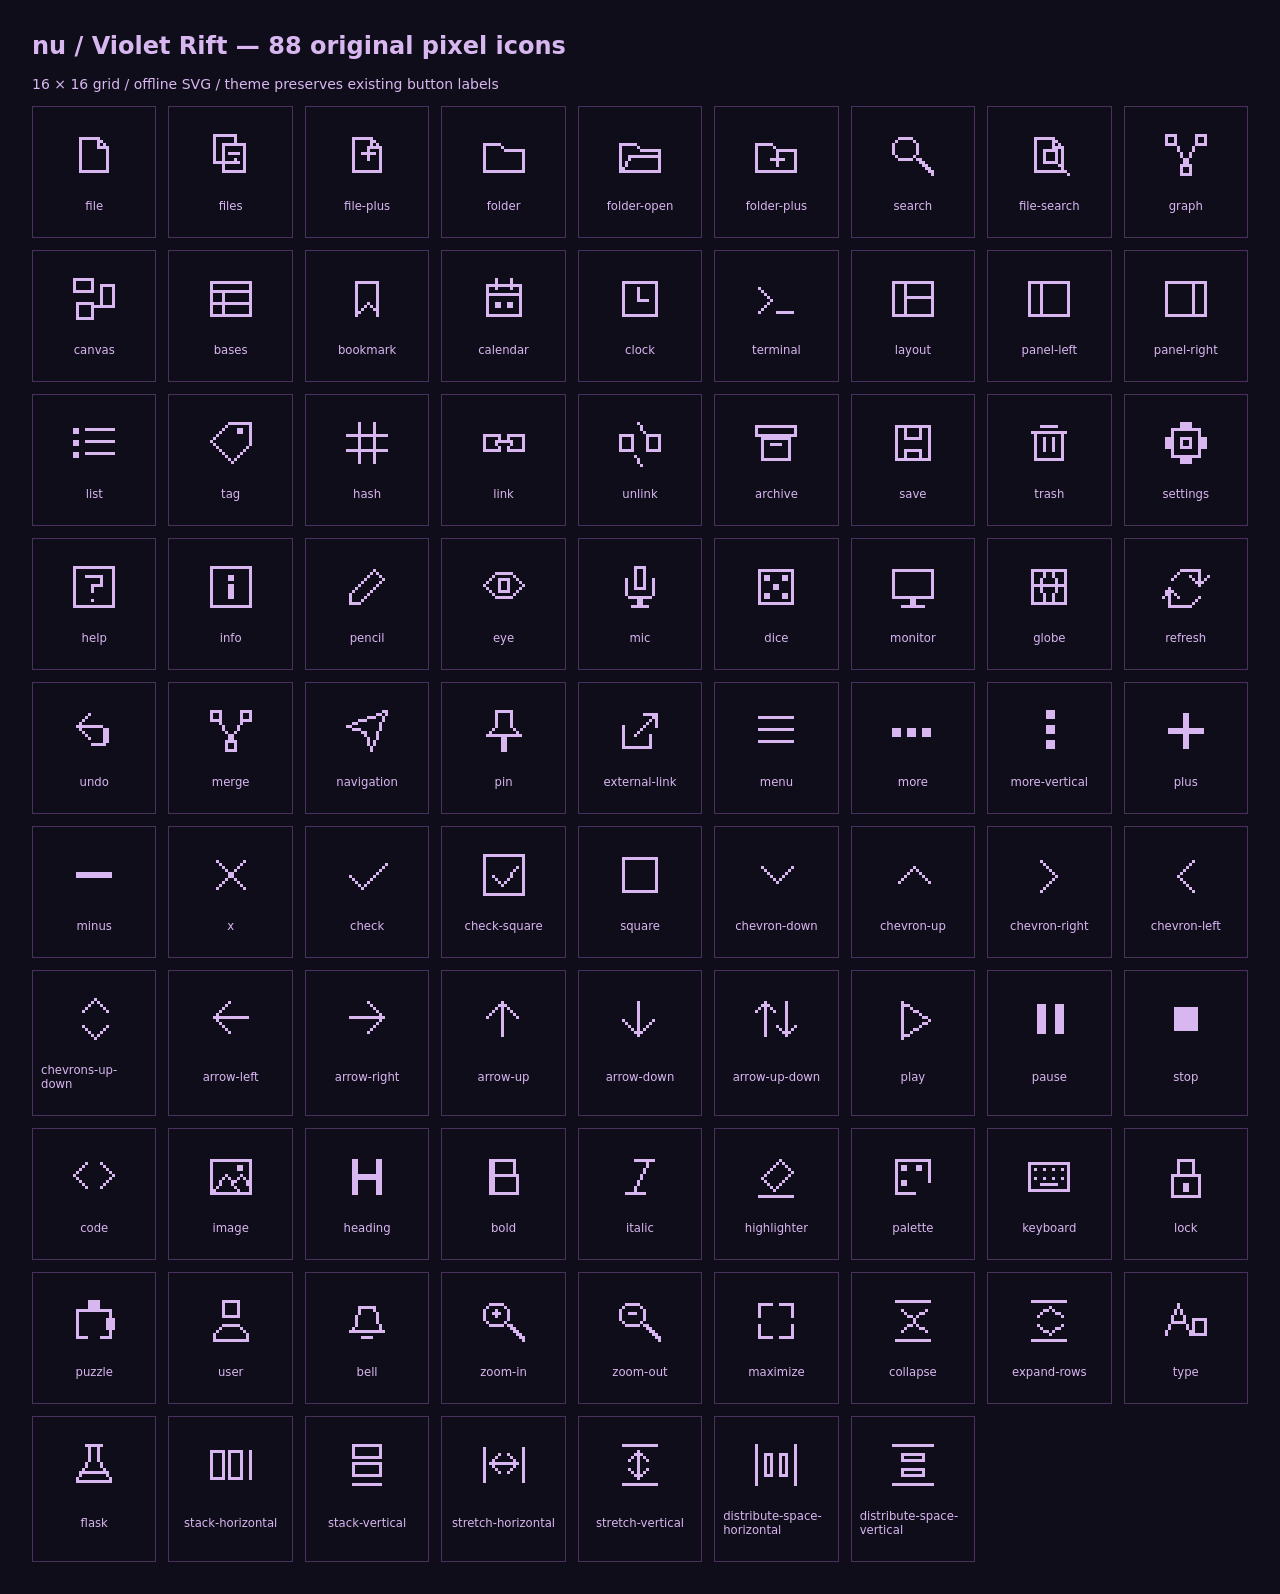
<file: Icons/index.html>
<!doctype html><html lang="en"><meta charset="utf-8"><meta name="viewport" content="width=device-width,initial-scale=1"><title>nu / Violet Rift pixel icons</title><style>body{background:#100d1b;color:#d8b7f0;font:14px system-ui;margin:32px}h1{font-size:24px}main{display:grid;grid-template-columns:repeat(auto-fit,minmax(120px,1fr));gap:12px}main>div{border:1px solid #49315b;display:grid;justify-items:center;gap:20px;padding:24px 8px}.icon{width:48px;height:48px;background:currentColor;mask:var(--m) center/contain no-repeat;image-rendering:pixelated}small{overflow-wrap:anywhere}</style><h1>nu / Violet Rift — 88 original pixel icons</h1><p>16 × 16 grid / offline SVG / theme preserves existing button labels</p><main><div><span class="icon" style="--m:url(../Icons/file.svg)"></span><small>file</small></div><div><span class="icon" style="--m:url(../Icons/files.svg)"></span><small>files</small></div><div><span class="icon" style="--m:url(../Icons/file-plus.svg)"></span><small>file-plus</small></div><div><span class="icon" style="--m:url(../Icons/folder.svg)"></span><small>folder</small></div><div><span class="icon" style="--m:url(../Icons/folder-open.svg)"></span><small>folder-open</small></div><div><span class="icon" style="--m:url(../Icons/folder-plus.svg)"></span><small>folder-plus</small></div><div><span class="icon" style="--m:url(../Icons/search.svg)"></span><small>search</small></div><div><span class="icon" style="--m:url(../Icons/file-search.svg)"></span><small>file-search</small></div><div><span class="icon" style="--m:url(../Icons/graph.svg)"></span><small>graph</small></div><div><span class="icon" style="--m:url(../Icons/canvas.svg)"></span><small>canvas</small></div><div><span class="icon" style="--m:url(../Icons/bases.svg)"></span><small>bases</small></div><div><span class="icon" style="--m:url(../Icons/bookmark.svg)"></span><small>bookmark</small></div><div><span class="icon" style="--m:url(../Icons/calendar.svg)"></span><small>calendar</small></div><div><span class="icon" style="--m:url(../Icons/clock.svg)"></span><small>clock</small></div><div><span class="icon" style="--m:url(../Icons/terminal.svg)"></span><small>terminal</small></div><div><span class="icon" style="--m:url(../Icons/layout.svg)"></span><small>layout</small></div><div><span class="icon" style="--m:url(../Icons/panel-left.svg)"></span><small>panel-left</small></div><div><span class="icon" style="--m:url(../Icons/panel-right.svg)"></span><small>panel-right</small></div><div><span class="icon" style="--m:url(../Icons/list.svg)"></span><small>list</small></div><div><span class="icon" style="--m:url(../Icons/tag.svg)"></span><small>tag</small></div><div><span class="icon" style="--m:url(../Icons/hash.svg)"></span><small>hash</small></div><div><span class="icon" style="--m:url(../Icons/link.svg)"></span><small>link</small></div><div><span class="icon" style="--m:url(../Icons/unlink.svg)"></span><small>unlink</small></div><div><span class="icon" style="--m:url(../Icons/archive.svg)"></span><small>archive</small></div><div><span class="icon" style="--m:url(../Icons/save.svg)"></span><small>save</small></div><div><span class="icon" style="--m:url(../Icons/trash.svg)"></span><small>trash</small></div><div><span class="icon" style="--m:url(../Icons/settings.svg)"></span><small>settings</small></div><div><span class="icon" style="--m:url(../Icons/help.svg)"></span><small>help</small></div><div><span class="icon" style="--m:url(../Icons/info.svg)"></span><small>info</small></div><div><span class="icon" style="--m:url(../Icons/pencil.svg)"></span><small>pencil</small></div><div><span class="icon" style="--m:url(../Icons/eye.svg)"></span><small>eye</small></div><div><span class="icon" style="--m:url(../Icons/mic.svg)"></span><small>mic</small></div><div><span class="icon" style="--m:url(../Icons/dice.svg)"></span><small>dice</small></div><div><span class="icon" style="--m:url(../Icons/monitor.svg)"></span><small>monitor</small></div><div><span class="icon" style="--m:url(../Icons/globe.svg)"></span><small>globe</small></div><div><span class="icon" style="--m:url(../Icons/refresh.svg)"></span><small>refresh</small></div><div><span class="icon" style="--m:url(../Icons/undo.svg)"></span><small>undo</small></div><div><span class="icon" style="--m:url(../Icons/merge.svg)"></span><small>merge</small></div><div><span class="icon" style="--m:url(../Icons/navigation.svg)"></span><small>navigation</small></div><div><span class="icon" style="--m:url(../Icons/pin.svg)"></span><small>pin</small></div><div><span class="icon" style="--m:url(../Icons/external-link.svg)"></span><small>external-link</small></div><div><span class="icon" style="--m:url(../Icons/menu.svg)"></span><small>menu</small></div><div><span class="icon" style="--m:url(../Icons/more.svg)"></span><small>more</small></div><div><span class="icon" style="--m:url(../Icons/more-vertical.svg)"></span><small>more-vertical</small></div><div><span class="icon" style="--m:url(../Icons/plus.svg)"></span><small>plus</small></div><div><span class="icon" style="--m:url(../Icons/minus.svg)"></span><small>minus</small></div><div><span class="icon" style="--m:url(../Icons/x.svg)"></span><small>x</small></div><div><span class="icon" style="--m:url(../Icons/check.svg)"></span><small>check</small></div><div><span class="icon" style="--m:url(../Icons/check-square.svg)"></span><small>check-square</small></div><div><span class="icon" style="--m:url(../Icons/square.svg)"></span><small>square</small></div><div><span class="icon" style="--m:url(../Icons/chevron-down.svg)"></span><small>chevron-down</small></div><div><span class="icon" style="--m:url(../Icons/chevron-up.svg)"></span><small>chevron-up</small></div><div><span class="icon" style="--m:url(../Icons/chevron-right.svg)"></span><small>chevron-right</small></div><div><span class="icon" style="--m:url(../Icons/chevron-left.svg)"></span><small>chevron-left</small></div><div><span class="icon" style="--m:url(../Icons/chevrons-up-down.svg)"></span><small>chevrons-up-down</small></div><div><span class="icon" style="--m:url(../Icons/arrow-left.svg)"></span><small>arrow-left</small></div><div><span class="icon" style="--m:url(../Icons/arrow-right.svg)"></span><small>arrow-right</small></div><div><span class="icon" style="--m:url(../Icons/arrow-up.svg)"></span><small>arrow-up</small></div><div><span class="icon" style="--m:url(../Icons/arrow-down.svg)"></span><small>arrow-down</small></div><div><span class="icon" style="--m:url(../Icons/arrow-up-down.svg)"></span><small>arrow-up-down</small></div><div><span class="icon" style="--m:url(../Icons/play.svg)"></span><small>play</small></div><div><span class="icon" style="--m:url(../Icons/pause.svg)"></span><small>pause</small></div><div><span class="icon" style="--m:url(../Icons/stop.svg)"></span><small>stop</small></div><div><span class="icon" style="--m:url(../Icons/code.svg)"></span><small>code</small></div><div><span class="icon" style="--m:url(../Icons/image.svg)"></span><small>image</small></div><div><span class="icon" style="--m:url(../Icons/heading.svg)"></span><small>heading</small></div><div><span class="icon" style="--m:url(../Icons/bold.svg)"></span><small>bold</small></div><div><span class="icon" style="--m:url(../Icons/italic.svg)"></span><small>italic</small></div><div><span class="icon" style="--m:url(../Icons/highlighter.svg)"></span><small>highlighter</small></div><div><span class="icon" style="--m:url(../Icons/palette.svg)"></span><small>palette</small></div><div><span class="icon" style="--m:url(../Icons/keyboard.svg)"></span><small>keyboard</small></div><div><span class="icon" style="--m:url(../Icons/lock.svg)"></span><small>lock</small></div><div><span class="icon" style="--m:url(../Icons/puzzle.svg)"></span><small>puzzle</small></div><div><span class="icon" style="--m:url(../Icons/user.svg)"></span><small>user</small></div><div><span class="icon" style="--m:url(../Icons/bell.svg)"></span><small>bell</small></div><div><span class="icon" style="--m:url(../Icons/zoom-in.svg)"></span><small>zoom-in</small></div><div><span class="icon" style="--m:url(../Icons/zoom-out.svg)"></span><small>zoom-out</small></div><div><span class="icon" style="--m:url(../Icons/maximize.svg)"></span><small>maximize</small></div><div><span class="icon" style="--m:url(../Icons/collapse.svg)"></span><small>collapse</small></div><div><span class="icon" style="--m:url(../Icons/expand-rows.svg)"></span><small>expand-rows</small></div><div><span class="icon" style="--m:url(../Icons/type.svg)"></span><small>type</small></div><div><span class="icon" style="--m:url(../Icons/flask.svg)"></span><small>flask</small></div><div><span class="icon" style="--m:url(../Icons/stack-horizontal.svg)"></span><small>stack-horizontal</small></div><div><span class="icon" style="--m:url(../Icons/stack-vertical.svg)"></span><small>stack-vertical</small></div><div><span class="icon" style="--m:url(../Icons/stretch-horizontal.svg)"></span><small>stretch-horizontal</small></div><div><span class="icon" style="--m:url(../Icons/stretch-vertical.svg)"></span><small>stretch-vertical</small></div><div><span class="icon" style="--m:url(../Icons/distribute-space-horizontal.svg)"></span><small>distribute-space-horizontal</small></div><div><span class="icon" style="--m:url(../Icons/distribute-space-vertical.svg)"></span><small>distribute-space-vertical</small></div></main></html>
</file>
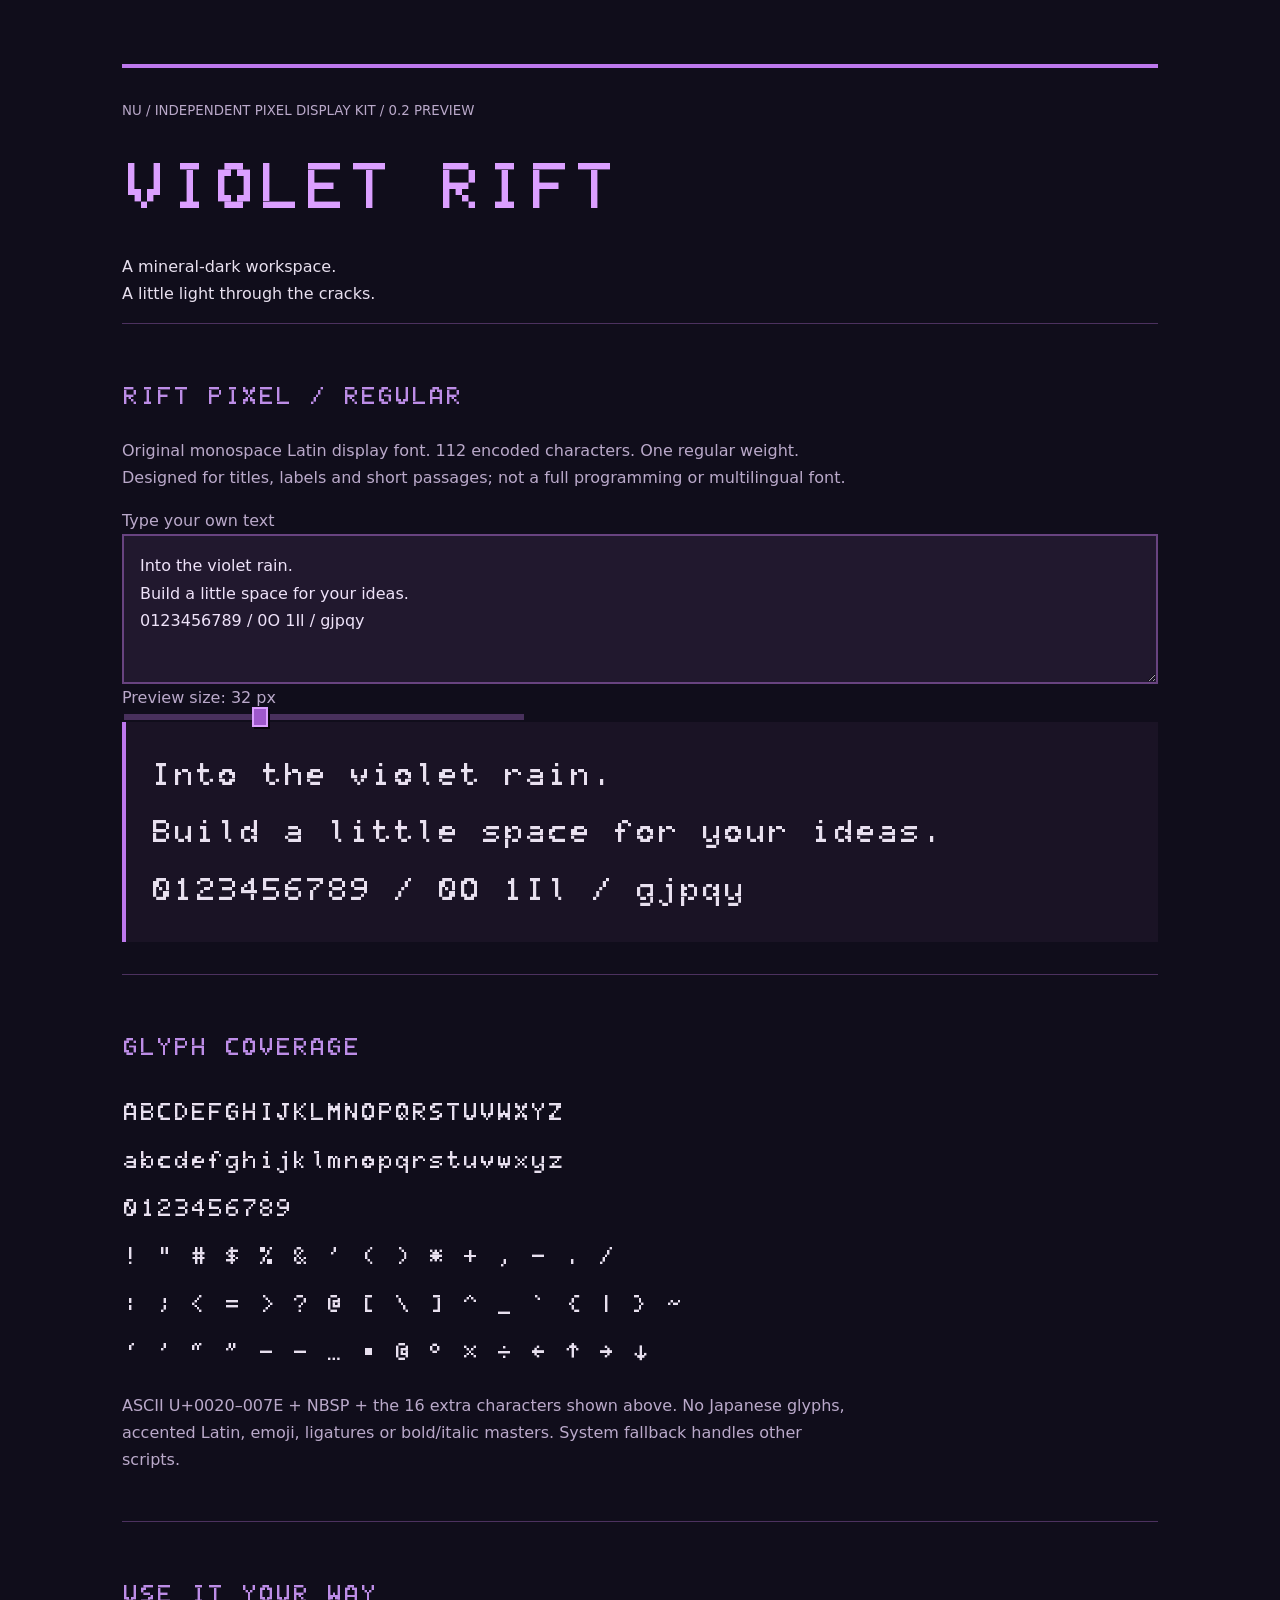
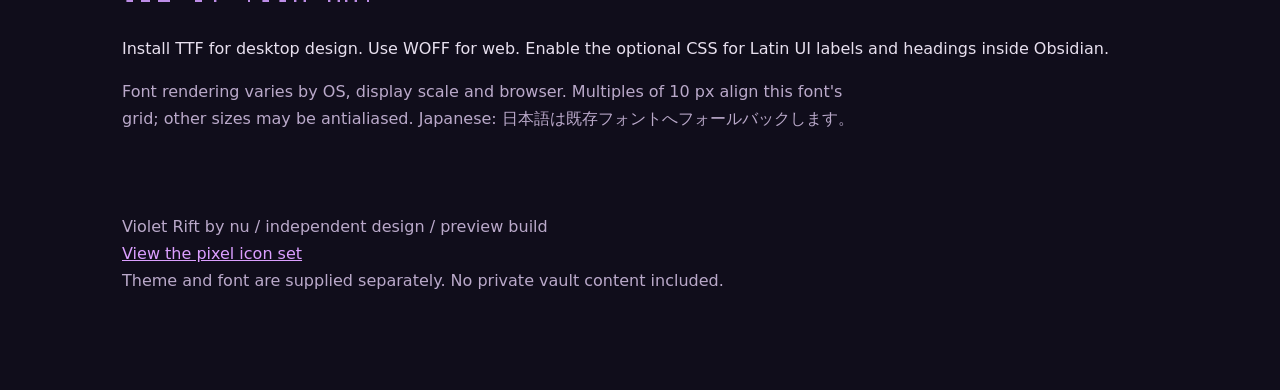
<file: Specimen/index.html>
<!doctype html><html lang="en"><meta charset="utf-8"><meta name="viewport" content="width=device-width,initial-scale=1"><title>Violet Rift / Rift Pixel specimen</title><link rel="stylesheet" href="../Fonts/rift-pixel-web.css"><style>
*{box-sizing:border-box}body{margin:0;background:#100d1b;color:#e8e0ef;font:16px/1.7 system-ui,sans-serif}main{max-width:1100px;margin:auto;padding:64px 32px}h1,h2,.sample,.glyphs{font-family:'Rift Pixel',monospace;font-weight:400}h1{font-size:clamp(28px,6vw,64px);line-height:1.4;margin:20px 0;color:#db9fff}h2{font-size:24px;color:#bd8de7}header{border-top:4px solid #bd78ed;padding-top:28px}small,label{color:#baa9ca}section{padding:32px 0;border-top:1px solid #4c315f}input,textarea{display:block;width:100%;padding:16px;background:#21182e;color:#eee2f9;border:2px solid #684380;border-radius:0;font:inherit}input[type=range]{padding:0;max-width:400px;accent-color:#bd78ed}textarea{min-height:150px}input[type=range]{appearance:none;height:6px;background:#48305c;border:0;border-radius:0}input[type=range]::-webkit-slider-thumb{appearance:none;width:16px;height:20px;border:2px solid #db9fff;background:#9e58cb;border-radius:0;box-shadow:2px 2px #06040a}input[type=range]::-moz-range-thumb{width:12px;height:16px;border:2px solid #db9fff;background:#9e58cb;border-radius:0}.sample{font-size:32px;white-space:pre-wrap;overflow-wrap:anywhere;line-height:1.8;padding:24px;background:#1a1325;border-left:4px solid #bd78ed}.glyphs{font-size:24px;line-height:2;overflow-wrap:anywhere}.note{max-width:740px;color:#baa9ca}footer{padding:32px 0;color:#baa9ca}@media(prefers-reduced-motion:reduce){*{animation:none!important}}
</style><main><header><small>NU / INDEPENDENT PIXEL DISPLAY KIT / 0.2 PREVIEW</small><h1>VIOLET RIFT</h1><p>A mineral-dark workspace.<br>A little light through the cracks.</p></header><section><h2>RIFT PIXEL / REGULAR</h2><p class="note">Original monospace Latin display font. 112 encoded characters. One regular weight. Designed for titles, labels and short passages; not a full programming or multilingual font.</p><label for="type">Type your own text</label><textarea id="type">Into the violet rain.
Build a little space for your ideas.
0123456789 / 0O 1Il / gjpqy</textarea><label for="size">Preview size: <span id="value">32</span> px</label><input id="size" type="range" min="12" max="72" step="1" value="32"><div class="sample" id="sample"></div></section><section><h2>GLYPH COVERAGE</h2><div class="glyphs">ABCDEFGHIJKLMNOPQRSTUVWXYZ<br>abcdefghijklmnopqrstuvwxyz<br>0123456789<br>! &quot; # $ % &amp; ' ( ) * + , - . /<br>: ; &lt; = &gt; ? @ [ &#92; ] ^ _ &#96; { | } ~<br>‘ ’ “ ” – — … • © ° × ÷ ← ↑ → ↓</div><p class="note">ASCII U+0020–007E + NBSP + the 16 extra characters shown above. No Japanese glyphs, accented Latin, emoji, ligatures or bold/italic masters. System fallback handles other scripts.</p></section><section><h2>USE IT YOUR WAY</h2><p>Install TTF for desktop design. Use WOFF for web. Enable the optional CSS for Latin UI labels and headings inside Obsidian.</p><p class="note">Font rendering varies by OS, display scale and browser. Multiples of 10 px align this font's grid; other sizes may be antialiased. Japanese: 日本語は既存フォントへフォールバックします。</p></section><footer>Violet Rift by nu / independent design / preview build<br><a href="../Icons/index.html" style="color:#db9fff">View the pixel icon set</a><br>Theme and font are supplied separately. No private vault content included.</footer></main><script>
const type=document.getElementById('type'),size=document.getElementById('size'),sample=document.getElementById('sample');function update(){sample.textContent=type.value;sample.style.fontSize=size.value+'px';document.getElementById('value').textContent=size.value}type.addEventListener('input',update);size.addEventListener('input',update);update();
</script></html>
</file>
<file: Fonts/rift-pixel-web.css>
@font-face {
  font-family: "Rift Pixel";
  src: url("./RiftPixel-Regular.woff") format("woff");
  font-weight: 400;
  font-style: normal;
  font-display: swap;
}
/* Example: .pixel-title { font-family: "Rift Pixel", monospace; font-weight: 400; } */
</file>
